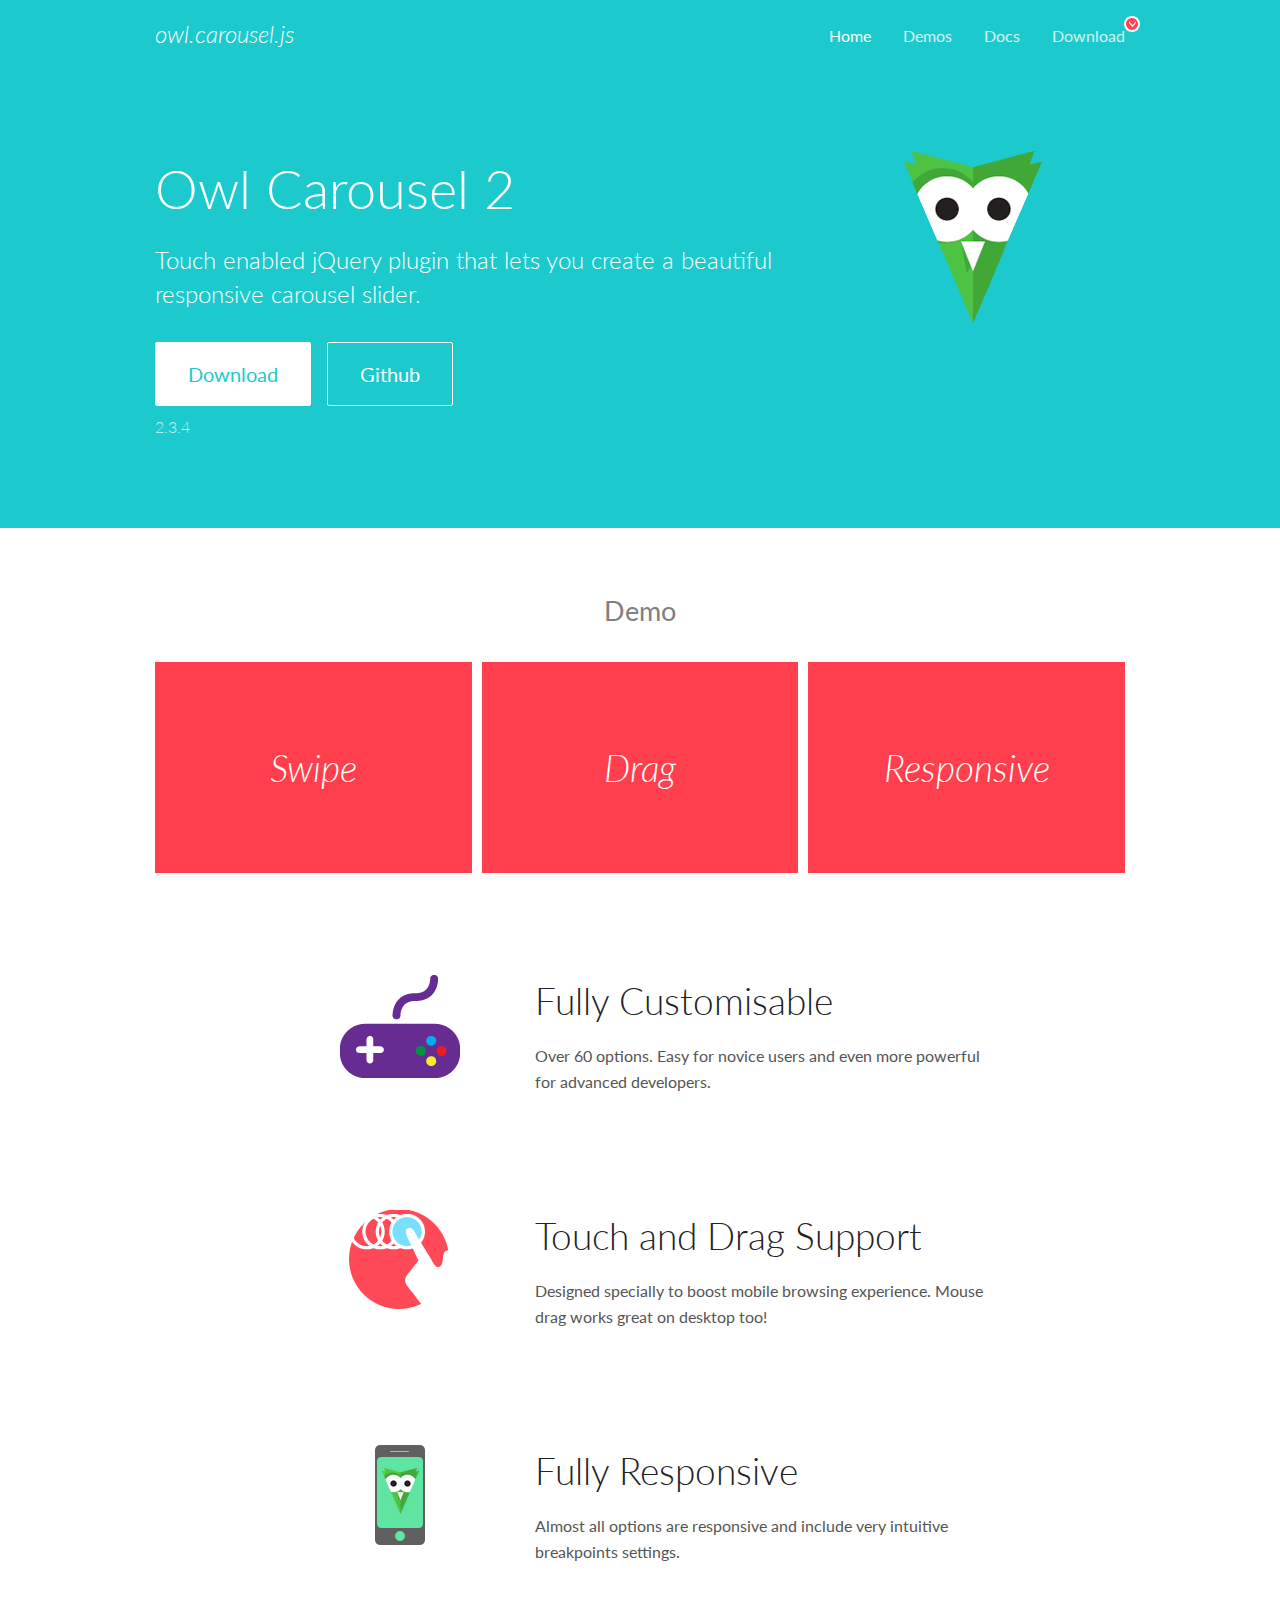
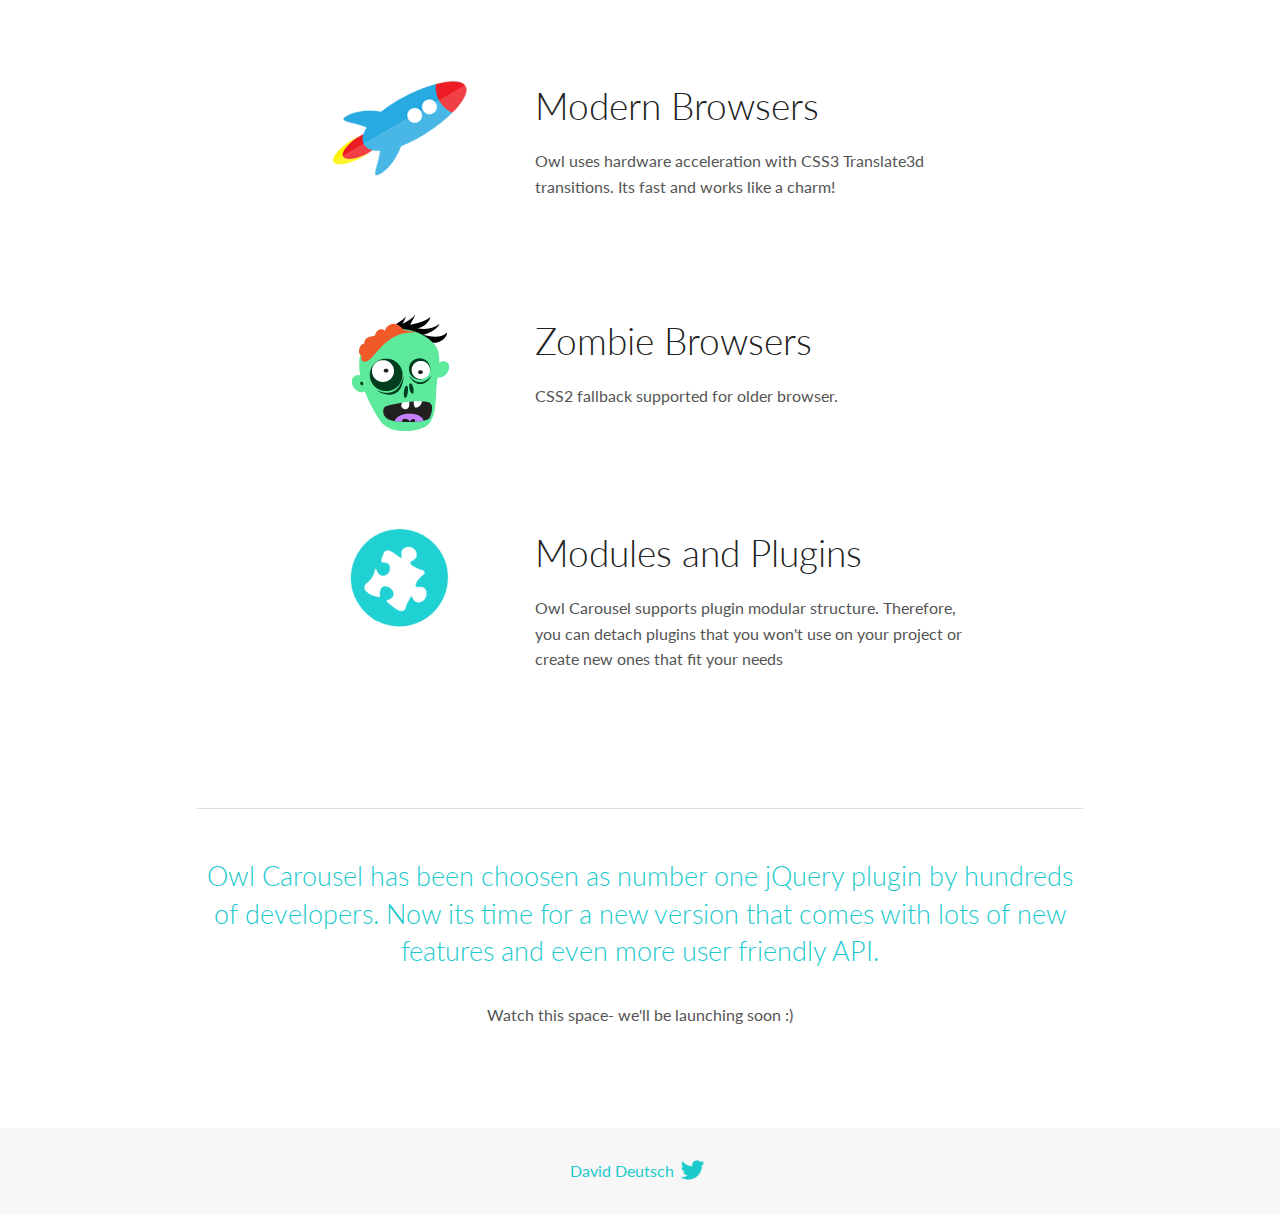
<file: OwlCarousel2-2.3.4/docs/index.html>
<!DOCTYPE html>
<html lang="en">
  <head>

    <!-- head -->
    <meta charset="utf-8">
    <meta name="msapplication-tap-highlight" content="no" />
    <meta name="viewport" content="width=device-width, initial-scale=1.0" />
    <meta name="description" content="Touch enabled jQuery plugin that lets you create beautiful responsive carousel slider.">
    <meta name="author" content="David Deutsch">
    <title>
      Home | Owl Carousel | 2.3.4
    </title>

    <!-- Stylesheets -->
    <link href='https://fonts.googleapis.com/css?family=Lato:300,400,700,400italic,300italic' rel='stylesheet' type='text/css'>
    <link rel="stylesheet" href="assets/css/docs.theme.min.css">

    <!-- Owl Stylesheets -->
    <link rel="stylesheet" href="assets/owlcarousel/assets/owl.carousel.min.css">
    <link rel="stylesheet" href="assets/owlcarousel/assets/owl.theme.default.min.css">

    <!-- HTML5 shim and Respond.js IE8 support of HTML5 elements and media queries -->

    <!--[if lt IE 9]>
      <script src="https://oss.maxcdn.com/libs/html5shiv/3.7.0/html5shiv.js"></script>
      <script src="https://oss.maxcdn.com/libs/respond.js/1.3.0/respond.min.js"></script>
    <![endif]-->

    <!-- Favicons -->
    <link rel="apple-touch-icon-precomposed" sizes="144x144" href="assets/ico/apple-touch-icon-144-precomposed.png">
    <link rel="shortcut icon" href="assets/ico/favicon.png">
    <link rel="shortcut icon" href="favicon.ico">

    <!-- Yeah i know js should not be in header. Its required for demos.-->

    <!-- javascript -->
    <script src="assets/vendors/jquery.min.js"></script>
    <script src="assets/owlcarousel/owl.carousel.js"></script>
  </head>
  <body>

    <!-- header -->
    <header class="header">
      <div class="row">
        <div class="large-12 columns">
          <div class="brand left">
            <h3>
              <a href="/OwlCarousel2/">owl.carousel.js</a> 
            </h3>
          </div>
          <a id="toggle-nav" class="right">
            <span></span> <span></span> <span></span> 
          </a> 
          <div class="nav-bar">
            <ul class="clearfix">
              <li class="active">
                <a href="/OwlCarousel2/index.html">Home</a> 
              </li>
              <li> <a href="/OwlCarousel2/demos/demos.html">Demos</a>  </li>
              <li> <a href="/OwlCarousel2/docs/started-welcome.html">Docs</a>  </li>
              <li>
                <a href="https://github.com/OwlCarousel2/OwlCarousel2/archive/2.3.4.zip">Download</a> 
                <span class="download"></span> 
              </li>
            </ul>
          </div>
        </div>
      </div>
    </header>

    <!-- home panel -->
    <section id="hero">
      <div class="row">
        <div class="large-8 medium-8 columns">
          <h1>Owl Carousel 2</h1>
          <h4>Touch enabled jQuery plugin that lets you create a beautiful responsive carousel slider.</h4>
          <a href="https://github.com/OwlCarousel2/OwlCarousel2/archive/2.3.4.zip" class="hero-button">Download</a> 
          <a href="https://github.com/OwlCarousel2/OwlCarousel2" class="hero-button outline">Github</a> 
          <p>2.3.4</p>
        </div>
        <div class="large-4 medium-4 columns">
          <img class="owl-logo" src="assets/img/owl-logo.png" alt="mr. Owl">
        </div>
      </div>
    </section>

    <!-- body -->
    <div class="home-demo">
      <div class="row">
        <div class="large-12 columns">
          <h3>Demo</h3>
          <div class="owl-carousel">
            <div class="item">
              <h2>Swipe</h2>
            </div>
            <div class="item">
              <h2>Drag</h2>
            </div>
            <div class="item">
              <h2>Responsive</h2>
            </div>
            <div class="item">
              <h2>CSS3</h2>
            </div>
            <div class="item">
              <h2>Fast</h2>
            </div>
            <div class="item">
              <h2>Easy</h2>
            </div>
            <div class="item">
              <h2>Free</h2>
            </div>
            <div class="item">
              <h2>Upgradable</h2>
            </div>
            <div class="item">
              <h2>Tons of options</h2>
            </div>
            <div class="item">
              <h2>Infinity</h2>
            </div>
            <div class="item">
              <h2>Auto Width</h2>
            </div>
          </div>
        </div>
      </div>
    </div>
    <script>
      var owl = $('.owl-carousel');
      owl.owlCarousel({
        margin: 10,
        loop: true,
        responsive: {
          0: {
            items: 1
          },
          600: {
            items: 2
          },
          1000: {
            items: 3
          }
        }
      })
    </script>

    <!-- features -->
    <div id="features">
      <div class="row">
        <div class="small-12 medium-9 small-centered columns">
          <section class="row feature">
            <div class="medium-4 small-12 columns">
              <img src="assets/img/feature-options.png" alt="">
            </div>
            <div class="medium-8 small-12 columns">
              <h2>Fully Customisable</h2>
              <p>Over 60 options. Easy for novice users and even more powerful for advanced developers.</p>
            </div>
          </section>
          <section class="row feature">
            <div class="medium-4 small-12 columns">
              <img src="assets/img/feature-drag.png" alt="">
            </div>
            <div class="medium-8 small-12 columns">
              <h2>Touch and Drag Support</h2>
              <p>Designed specially to boost mobile browsing experience. Mouse drag works great on desktop too!</p>
            </div>
          </section>
          <section class="row feature">
            <div class="medium-4 small-12 columns">
              <img src="assets/img/feature-responsive.png" alt="">
            </div>
            <div class="medium-8 small-12 columns">
              <h2>Fully Responsive</h2>
              <p>Almost all options are responsive and include very intuitive breakpoints settings.</p>
            </div>
          </section>
          <section class="row feature">
            <div class="medium-4 small-12 columns">
              <img src="assets/img/feature-modern.png" alt="">
            </div>
            <div class="medium-8 small-12 columns">
              <h2>Modern Browsers</h2>
              <p>Owl uses hardware acceleration with CSS3 Translate3d transitions. Its fast and works like a charm! </p>
            </div>
          </section>
          <section class="row feature">
            <div class="medium-4 small-12 columns">
              <img src="assets/img/feature-zombie.png" alt="">
            </div>
            <div class="medium-8 small-12 columns">
              <h2>Zombie Browsers</h2>
              <p>CSS2 fallback supported for older browser.</p>
            </div>
          </section>
          <section class="row feature">
            <div class="medium-4 small-12 columns">
              <img src="assets/img/feature-module.png" alt="">
            </div>
            <div class="medium-8 small-12 columns">
              <h2>Modules and Plugins</h2>
              <p>Owl Carousel supports plugin modular structure. Therefore, you can detach plugins that you won&#x27;t use on your project or create new ones that fit your needs</p>
            </div>
          </section>
        </div>
      </div>
    </div>

    <!-- footer -->
    <section id="teaser-text">
      <div class="row">
        <div class="small-12 medium-11 small-centered columns">
          <hr>
          <h3 id="owl-carousel-has-been-choosen-as-number-one-jquery-plugin-by-hundreds-of-developers-now-its-time-for-a-new-version-that-comes-with-lots-of-new-features-and-even-more-user-friendly-api-">Owl Carousel has been choosen as number one jQuery plugin by hundreds of developers. Now its time for a new version that comes with lots of new features and even more user friendly API.</h3>
          <p>Watch this space- we&#39;ll be launching soon :)</p>
        </div>
      </div>
    </section>

    <!-- footer -->
    <footer class="footer">
      <div class="row">
        <div class="large-12 columns">
          <h5>
            <a href="/OwlCarousel2/docs/support-contact.html">David Deutsch</a> 
            <a id="custom-tweet-button" href="https://twitter.com/share?url=https://github.com/OwlCarousel2/OwlCarousel2&text=Owl Carousel - This is so awesome! " target="_blank"></a> 
          </h5>
        </div>
      </div>
    </footer>

    <!-- vendors -->
    <script src="assets/vendors/highlight.js"></script>
    <script src="assets/js/app.js"></script>
  </body>
</html>
</file>
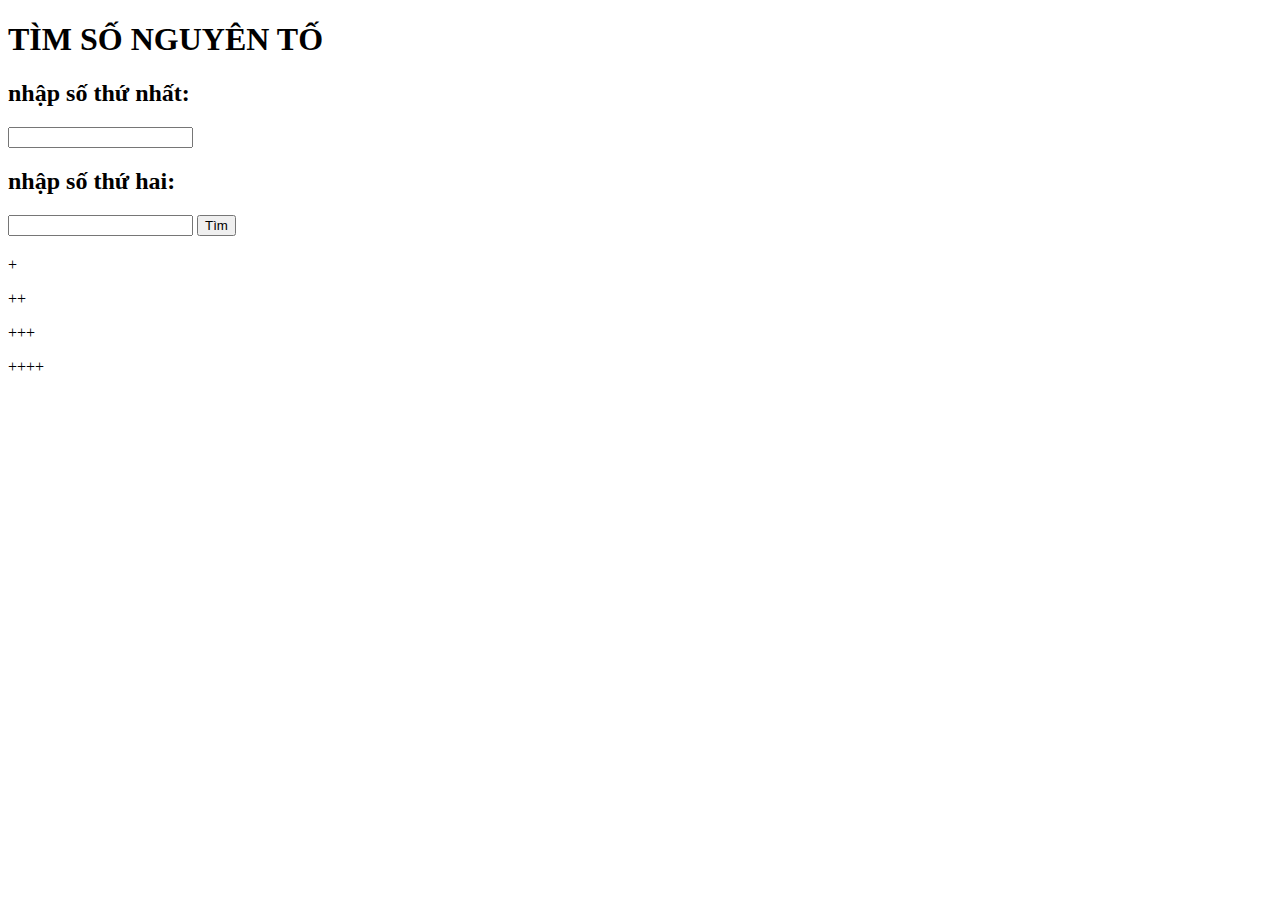
<file: test.html>
<!DOCTYPE html>
<html lang="en">
<head>
    <meta charset="UTF-8">
    <meta http-equiv="X-UA-Compatible" content="IE=edge">
    <meta name="viewport" content="width=device-width, initial-scale=1.0">
    
    <title>Document</title>
</head>
<body>
    <div class="container">
        <h1 id="main-title">TÌM SỐ NGUYÊN TỐ</h1>
        <h2 id="title">nhập số thứ nhất:</h2>
        <input id="number1" type="number">
        <h2 id="title">nhập số thứ hai:</h2>
        <input id="number2" type="number">
        <button id="btn">Tìm</button>
        <h2 id="result"></h2>
    </div>
    <div id="bai2">
    </div>
    <script>
        let button = document.getElementById("btn");
button.addEventListener("click",timSo)
function timSo(){
    let a = Number(document.getElementById("number1").value);
    let b = Number(document.getElementById("number2").value);
    console.log(a , b);
    let ele = document.getElementById("result");
    let result = [];  
    for(i = a; i <= b; i++){
        result.push(i);
        console.log(result);
        for(j = 2; j < i; j++){
            if( i%j === 0){
                const index = result.indexOf(i);
                if (index > -1) {
                  result.splice(index, 1);
                }
            }else{
            continue;
            }
            console.log(result)
        }
    }
console.log(result)
    let kq = 0;
    for(let i = 0; i < result.length; i ++){
        kq += Number(result[i]);
    }
    console.log(typeof(kq))
    ele.innerHTML = `tổng các số nguyên tố từ ${a} tới ${b} là ${kq} `;
}

function numberOneTriangle(number){
    let text = "";
    for(let i = 0;i < number;i++){
        let ele = document.getElementById("bai2");
        text += "+";
        ele.innerHTML += `<p class="sao">${text}</p>`
    }
}

numberOneTriangle(4);
    </script>
</body>
</html>
</file>
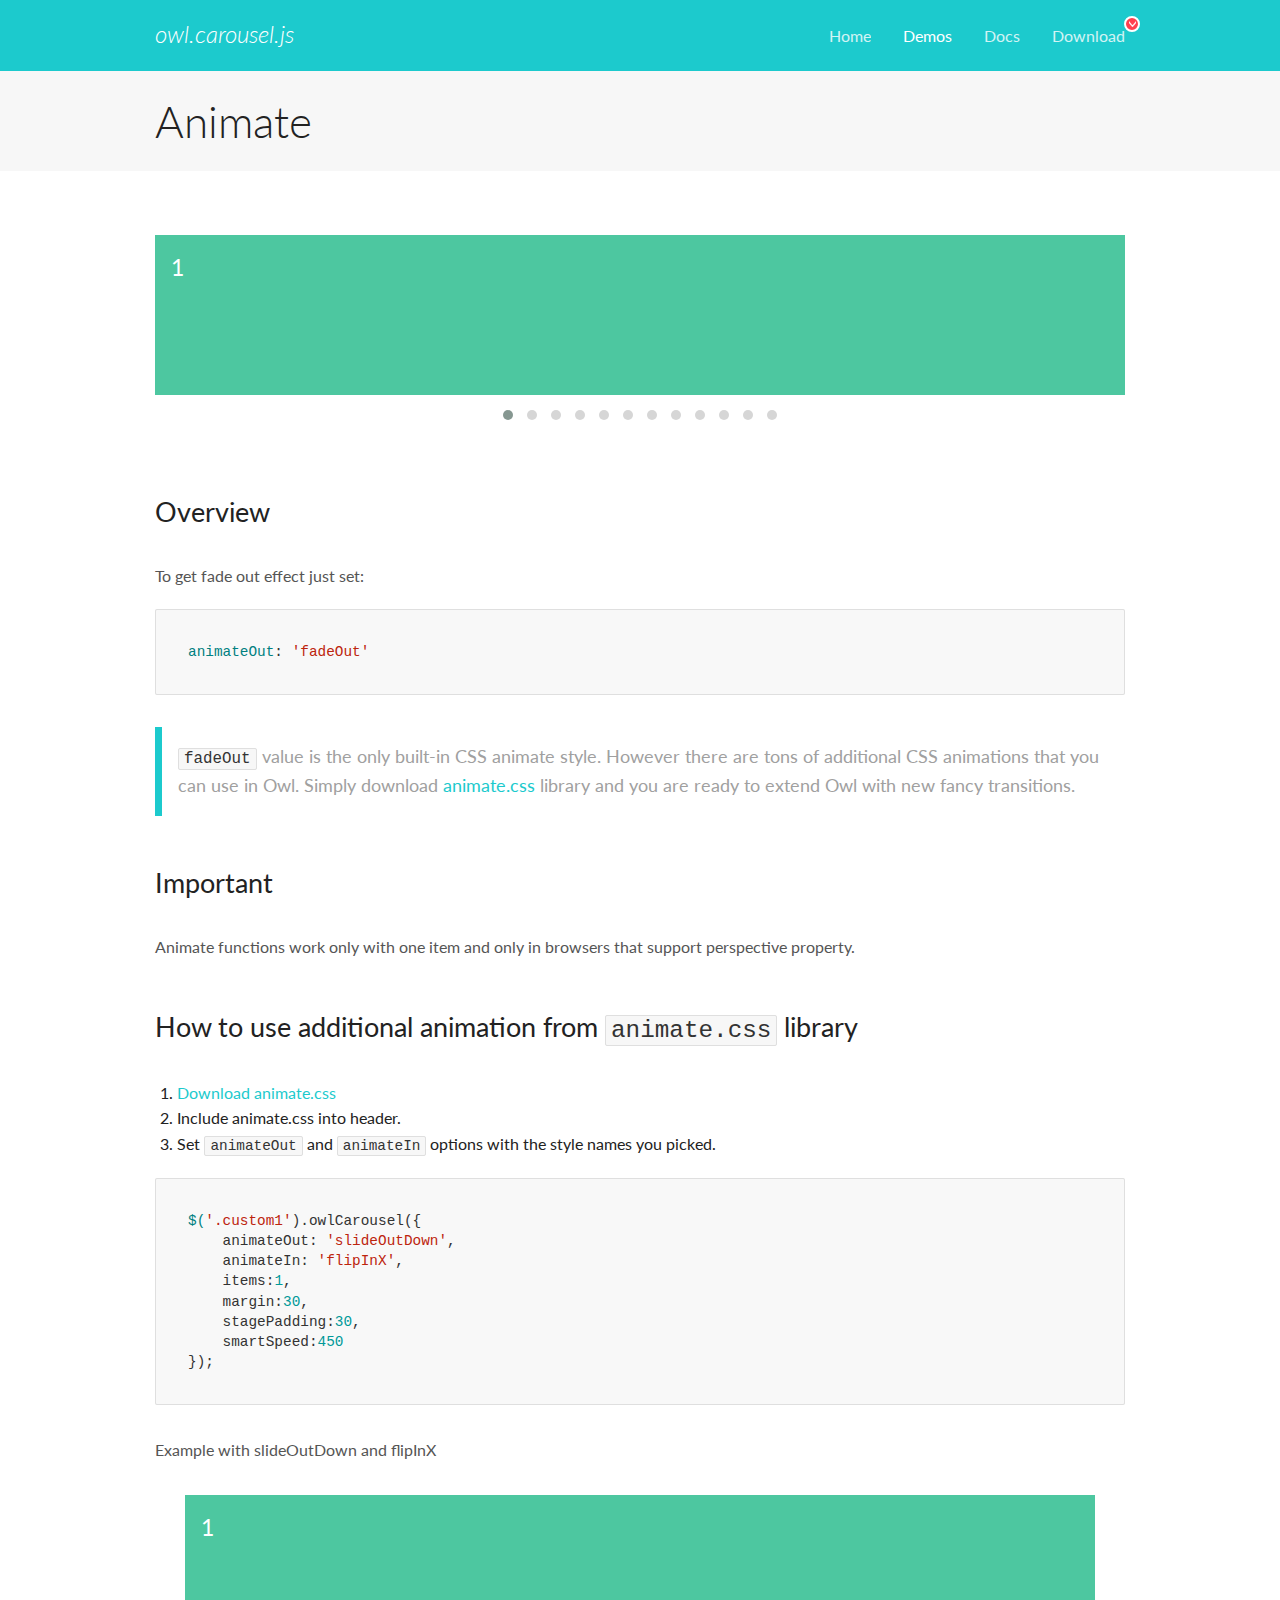
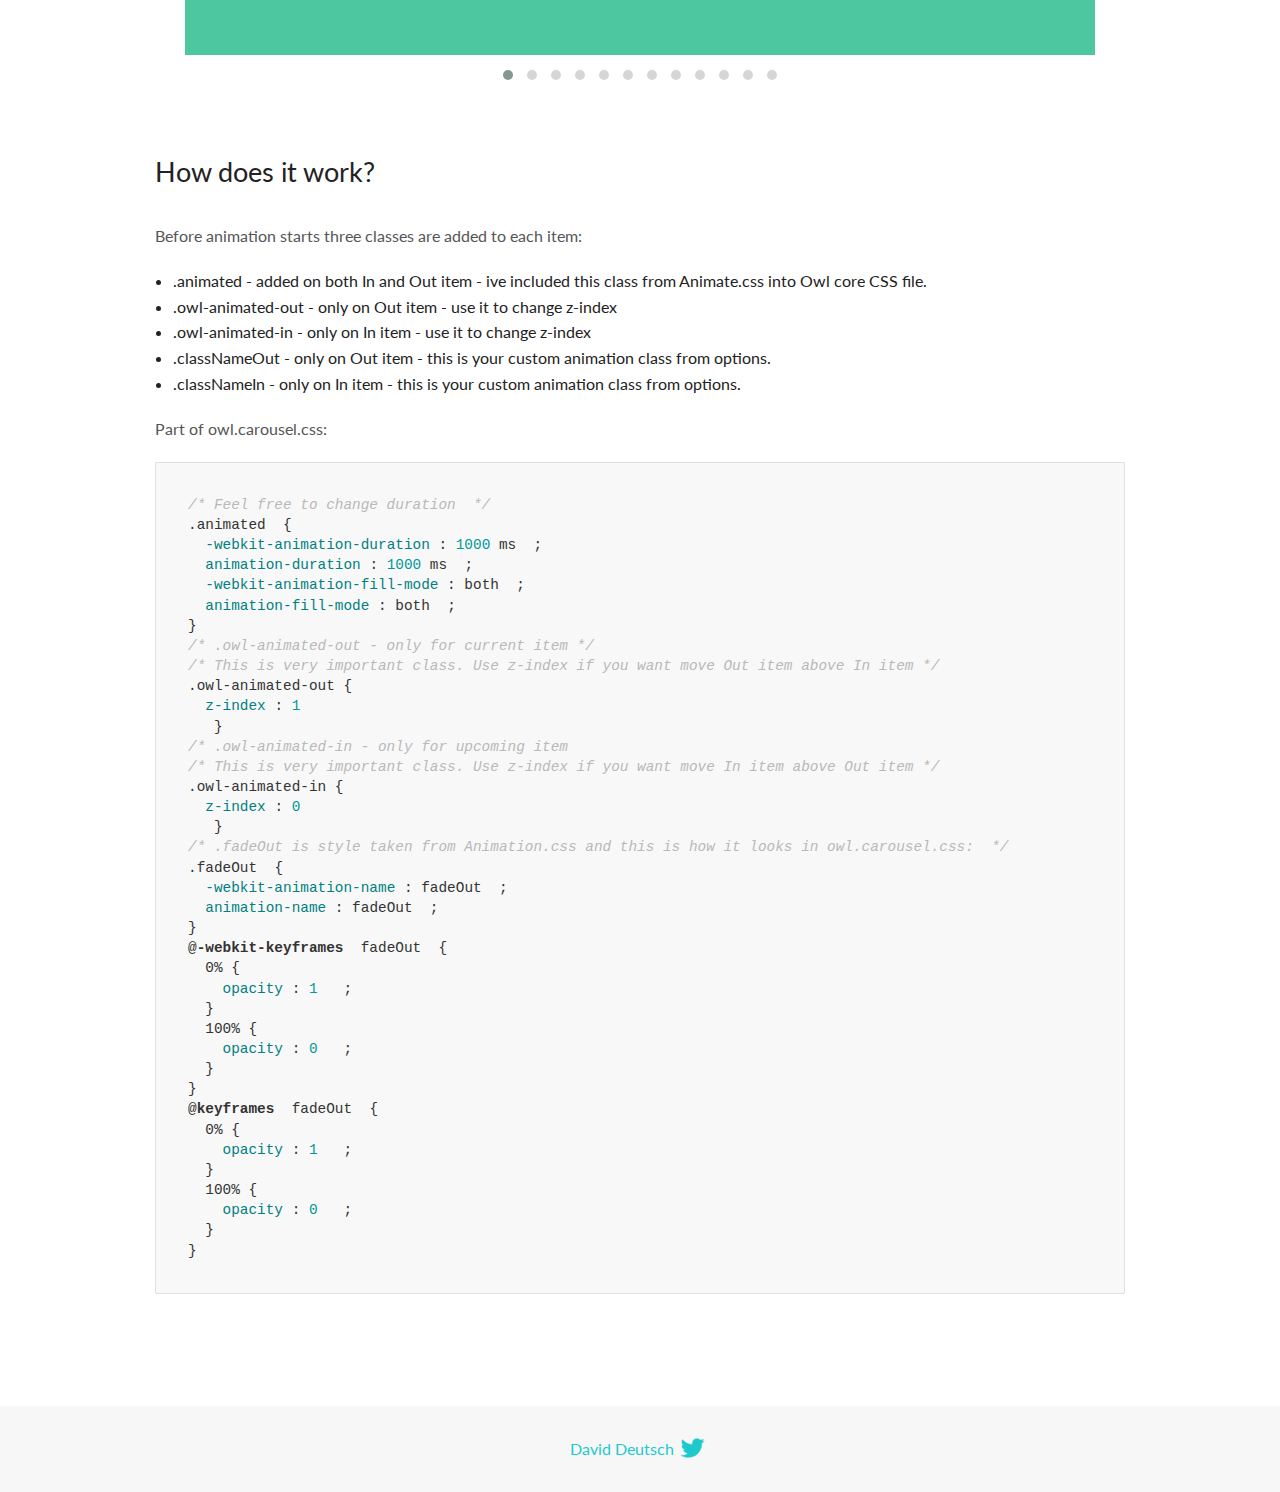
<file: OwlCarousel2-2.3.4/docs/demos/animate.html>
<!DOCTYPE html>
<html lang="en">
  <head>

    <!-- head -->
    <meta charset="utf-8">
    <meta name="msapplication-tap-highlight" content="no" />
    <meta name="viewport" content="width=device-width, initial-scale=1.0" />
    <meta name="description" content="Animate carousel">
    <meta name="author" content="David Deutsch">
    <title>
      Animate Demo | Owl Carousel | 2.3.4
    </title>

    <!-- Stylesheets -->
    <link href='https://fonts.googleapis.com/css?family=Lato:300,400,700,400italic,300italic' rel='stylesheet' type='text/css'>
    <link rel="stylesheet" href="../assets/css/docs.theme.min.css">

    <!-- Owl Stylesheets -->
    <link rel="stylesheet" href="../assets/owlcarousel/assets/owl.carousel.min.css">
    <link rel="stylesheet" href="../assets/owlcarousel/assets/owl.theme.default.min.css">

    <!-- HTML5 shim and Respond.js IE8 support of HTML5 elements and media queries -->

    <!--[if lt IE 9]>
      <script src="https://oss.maxcdn.com/libs/html5shiv/3.7.0/html5shiv.js"></script>
      <script src="https://oss.maxcdn.com/libs/respond.js/1.3.0/respond.min.js"></script>
    <![endif]-->

    <!-- Favicons -->
    <link rel="apple-touch-icon-precomposed" sizes="144x144" href="../assets/ico/apple-touch-icon-144-precomposed.png">
    <link rel="shortcut icon" href="../assets/ico/favicon.png">
    <link rel="shortcut icon" href="favicon.ico">

    <!-- Yeah i know js should not be in header. Its required for demos.-->

    <!-- javascript -->
    <script src="../assets/vendors/jquery.min.js"></script>
    <script src="../assets/owlcarousel/owl.carousel.js"></script>
  </head>
  <body>

    <!-- header -->
    <header class="header">
      <div class="row">
        <div class="large-12 columns">
          <div class="brand left">
            <h3>
              <a href="/OwlCarousel2/">owl.carousel.js</a> 
            </h3>
          </div>
          <a id="toggle-nav" class="right">
            <span></span> <span></span> <span></span> 
          </a> 
          <div class="nav-bar">
            <ul class="clearfix">
              <li> <a href="/OwlCarousel2/index.html">Home</a>  </li>
              <li class="active">
                <a href="/OwlCarousel2/demos/demos.html">Demos</a> 
              </li>
              <li> <a href="/OwlCarousel2/docs/started-welcome.html">Docs</a>  </li>
              <li>
                <a href="https://github.com/OwlCarousel2/OwlCarousel2/archive/2.3.4.zip">Download</a> 
                <span class="download"></span> 
              </li>
            </ul>
          </div>
        </div>
      </div>
    </header>

    <!-- title -->
    <section class="title">
      <div class="row">
        <div class="large-12 columns">
          <h1>Animate</h1>
        </div>
      </div>
    </section>

    <!--  Demos -->
    <section id="demos">
      <div class="row">
        <div class="large-12 columns">
          <div class="fadeOut owl-carousel owl-theme">
            <div class="item">
              <h4>1</h4>
            </div>
            <div class="item">
              <h4>2</h4>
            </div>
            <div class="item">
              <h4>3</h4>
            </div>
            <div class="item">
              <h4>4</h4>
            </div>
            <div class="item">
              <h4>5</h4>
            </div>
            <div class="item">
              <h4>6</h4>
            </div>
            <div class="item">
              <h4>7</h4>
            </div>
            <div class="item">
              <h4>8</h4>
            </div>
            <div class="item">
              <h4>9</h4>
            </div>
            <div class="item">
              <h4>10</h4>
            </div>
            <div class="item">
              <h4>11</h4>
            </div>
            <div class="item">
              <h4>12</h4>
            </div>
          </div>
          <h3 id="overview">Overview</h3>
          <p>To get fade out effect just set:</p>
          <pre><code>animateOut: &#39;fadeOut&#39;</code></pre>
          <blockquote>
            <p><code>fadeOut</code> value is the only built-in CSS animate style. However there are tons of additional CSS animations that you can use in Owl. Simply download
              <a href="https://daneden.github.io/animate.css/">animate.css</a>  library and you are ready to extend Owl with new fancy transitions.</p>
          </blockquote>
          <h3 id="important">Important</h3>
          <p>Animate functions work only with one item and only in browsers that support perspective property.</p>
          <h3 id="how-to-use-additional-animation-from-animate-css-library">How to use additional animation from <code>animate.css</code> library</h3>
          <ol>
            <li> <a href="https://daneden.github.io/animate.css/">Download animate.css</a>  </li>
            <li>Include animate.css into header.</li>
            <li>Set <code>animateOut</code> and <code>animateIn</code> options with the style names you picked.</li>
          </ol>
          <pre><code>$(&#39;.custom1&#39;).owlCarousel({
    animateOut: &#39;slideOutDown&#39;,
    animateIn: &#39;flipInX&#39;,
    items:1,
    margin:30,
    stagePadding:30,
    smartSpeed:450
});</code></pre>
          <p>Example with slideOutDown and flipInX</p>
          <div class="custom1 owl-carousel owl-theme">
            <div class="item">
              <h4>1</h4>
            </div>
            <div class="item">
              <h4>2</h4>
            </div>
            <div class="item">
              <h4>3</h4>
            </div>
            <div class="item">
              <h4>4</h4>
            </div>
            <div class="item">
              <h4>5</h4>
            </div>
            <div class="item">
              <h4>6</h4>
            </div>
            <div class="item">
              <h4>7</h4>
            </div>
            <div class="item">
              <h4>8</h4>
            </div>
            <div class="item">
              <h4>9</h4>
            </div>
            <div class="item">
              <h4>10</h4>
            </div>
            <div class="item">
              <h4>11</h4>
            </div>
            <div class="item">
              <h4>12</h4>
            </div>
          </div>
          <h3 id="how-does-it-work-">How does it work?</h3>
          <p>Before animation starts three classes are added to each item:</p>
          <ul>
            <li>.animated - added on both In and Out item - ive included this class from Animate.css into Owl core CSS file.</li>
            <li>.owl-animated-out - only on Out item - use it to change z-index</li>
            <li>.owl-animated-in - only on In item - use it to change z-index</li>
            <li>.classNameOut - only on Out item - this is your custom animation class from options.</li>
            <li>.classNameIn - only on In item - this is your custom animation class from options.</li>
          </ul>
          <p>Part of owl.carousel.css:</p>
          <pre><code class="language-css"><span class="comment">/* Feel free to change duration  */</span> 
<span class="class">.animated</span>  <span class="rules">{
  <span class="rule"><span class="attribute">-webkit-animation-duration</span> :<span class="value"> <span class="number">1000</span> ms</span> </span> ;
  <span class="rule"><span class="attribute">animation-duration</span> :<span class="value"> <span class="number">1000</span> ms</span> </span> ;
  <span class="rule"><span class="attribute">-webkit-animation-fill-mode</span> :<span class="value"> both</span> </span> ;
  <span class="rule"><span class="attribute">animation-fill-mode</span> :<span class="value"> both</span> </span> ;
<span class="rule">}</span> </span> 
<span class="comment">/* .owl-animated-out - only for current item */</span> 
<span class="comment">/* This is very important class. Use z-index if you want move Out item above In item */</span> 
<span class="class">.owl-animated-out</span> <span class="rules">{
  <span class="rule"><span class="attribute">z-index</span> :<span class="value"> <span class="number">1</span> 
</span> </span> </span> }
<span class="comment">/* .owl-animated-in - only for upcoming item
/* This is very important class. Use z-index if you want move In item above Out item */</span> 
<span class="class">.owl-animated-in</span> <span class="rules">{
  <span class="rule"><span class="attribute">z-index</span> :<span class="value"> <span class="number">0</span> 
</span> </span> </span> }
<span class="comment">/* .fadeOut is style taken from Animation.css and this is how it looks in owl.carousel.css:  */</span> 
<span class="class">.fadeOut</span>  <span class="rules">{
  <span class="rule"><span class="attribute">-webkit-animation-name</span> :<span class="value"> fadeOut</span> </span> ;
  <span class="rule"><span class="attribute">animation-name</span> :<span class="value"> fadeOut</span> </span> ;
<span class="rule">}</span> </span> 
<span class="at_rule">@<span class="keyword">-webkit-keyframes</span>  fadeOut </span> {
  0% <span class="rules">{
    <span class="rule"><span class="attribute">opacity</span> :<span class="value"> <span class="number">1</span> </span> </span> ;
  <span class="rule">}</span> </span> 
  100% <span class="rules">{
    <span class="rule"><span class="attribute">opacity</span> :<span class="value"> <span class="number">0</span> </span> </span> ;
  <span class="rule">}</span> </span> 
}
<span class="at_rule">@<span class="keyword">keyframes</span>  fadeOut </span> {
  0% <span class="rules">{
    <span class="rule"><span class="attribute">opacity</span> :<span class="value"> <span class="number">1</span> </span> </span> ;
  <span class="rule">}</span> </span> 
  100% <span class="rules">{
    <span class="rule"><span class="attribute">opacity</span> :<span class="value"> <span class="number">0</span> </span> </span> ;
  <span class="rule">}</span> </span> 
}</code></pre>
          <link rel="stylesheet" href="../assets/css/animate.css">
          <script>
            jQuery(document).ready(function($) {
              $('.fadeOut').owlCarousel({
                items: 1,
                animateOut: 'fadeOut',
                loop: true,
                margin: 10,
              });
              $('.custom1').owlCarousel({
                animateOut: 'slideOutDown',
                animateIn: 'flipInX',
                items: 1,
                margin: 30,
                stagePadding: 30,
                smartSpeed: 450
              });
            });
          </script>
        </div>
      </div>
    </section>

    <!-- footer -->
    <footer class="footer">
      <div class="row">
        <div class="large-12 columns">
          <h5>
            <a href="/OwlCarousel2/docs/support-contact.html">David Deutsch</a> 
            <a id="custom-tweet-button" href="https://twitter.com/share?url=https://github.com/OwlCarousel2/OwlCarousel2&text=Owl Carousel - This is so awesome! " target="_blank"></a> 
          </h5>
        </div>
      </div>
    </footer>

    <!-- vendors -->
    <script src="../assets/vendors/highlight.js"></script>
    <script src="../assets/js/app.js"></script>
  </body>
</html>
</file>
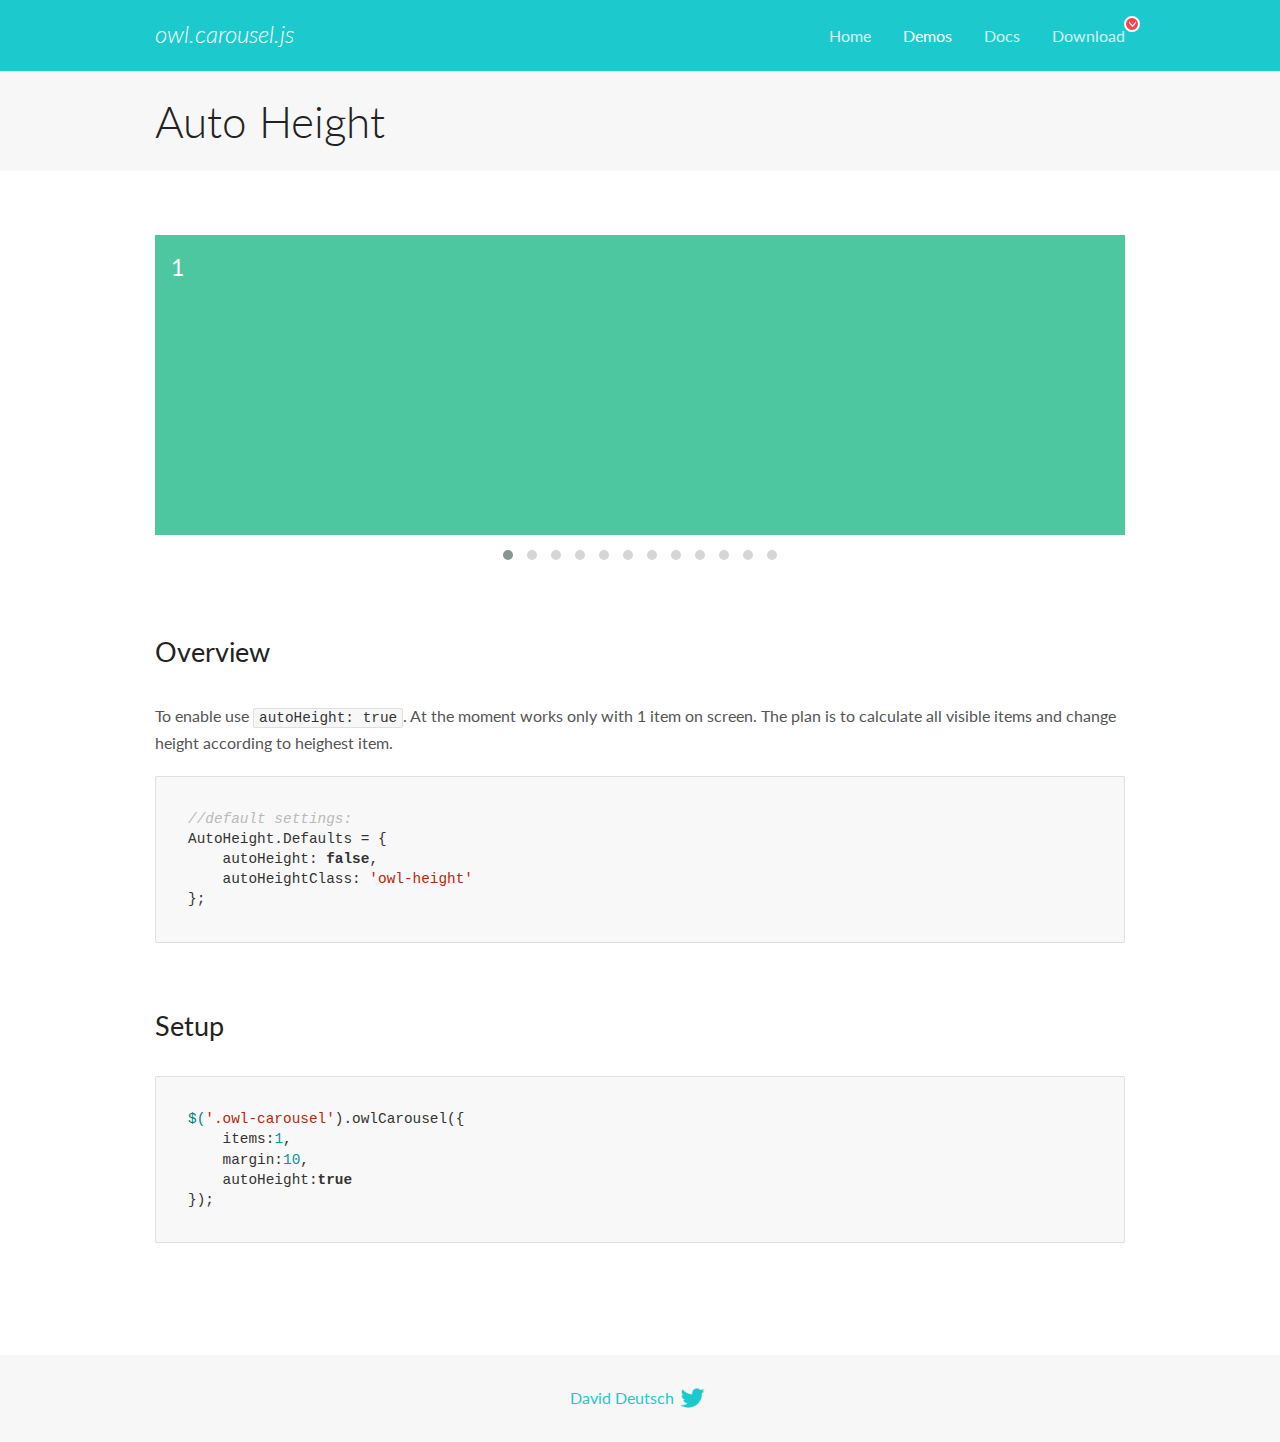
<file: OwlCarousel2-2.3.4/docs/demos/autoheight.html>
<!DOCTYPE html>
<html lang="en">
  <head>

    <!-- head -->
    <meta charset="utf-8">
    <meta name="msapplication-tap-highlight" content="no" />
    <meta name="viewport" content="width=device-width, initial-scale=1.0" />
    <meta name="description" content="autoHeight usage demo">
    <meta name="author" content="David Deutsch">
    <title>
      Auto Height Demo | Owl Carousel | 2.3.4
    </title>

    <!-- Stylesheets -->
    <link href='https://fonts.googleapis.com/css?family=Lato:300,400,700,400italic,300italic' rel='stylesheet' type='text/css'>
    <link rel="stylesheet" href="../assets/css/docs.theme.min.css">

    <!-- Owl Stylesheets -->
    <link rel="stylesheet" href="../assets/owlcarousel/assets/owl.carousel.min.css">
    <link rel="stylesheet" href="../assets/owlcarousel/assets/owl.theme.default.min.css">

    <!-- HTML5 shim and Respond.js IE8 support of HTML5 elements and media queries -->

    <!--[if lt IE 9]>
      <script src="https://oss.maxcdn.com/libs/html5shiv/3.7.0/html5shiv.js"></script>
      <script src="https://oss.maxcdn.com/libs/respond.js/1.3.0/respond.min.js"></script>
    <![endif]-->

    <!-- Favicons -->
    <link rel="apple-touch-icon-precomposed" sizes="144x144" href="../assets/ico/apple-touch-icon-144-precomposed.png">
    <link rel="shortcut icon" href="../assets/ico/favicon.png">
    <link rel="shortcut icon" href="favicon.ico">

    <!-- Yeah i know js should not be in header. Its required for demos.-->

    <!-- javascript -->
    <script src="../assets/vendors/jquery.min.js"></script>
    <script src="../assets/owlcarousel/owl.carousel.js"></script>
  </head>
  <body>

    <!-- header -->
    <header class="header">
      <div class="row">
        <div class="large-12 columns">
          <div class="brand left">
            <h3>
              <a href="/OwlCarousel2/">owl.carousel.js</a> 
            </h3>
          </div>
          <a id="toggle-nav" class="right">
            <span></span> <span></span> <span></span> 
          </a> 
          <div class="nav-bar">
            <ul class="clearfix">
              <li> <a href="/OwlCarousel2/index.html">Home</a>  </li>
              <li class="active">
                <a href="/OwlCarousel2/demos/demos.html">Demos</a> 
              </li>
              <li> <a href="/OwlCarousel2/docs/started-welcome.html">Docs</a>  </li>
              <li>
                <a href="https://github.com/OwlCarousel2/OwlCarousel2/archive/2.3.4.zip">Download</a> 
                <span class="download"></span> 
              </li>
            </ul>
          </div>
        </div>
      </div>
    </header>

    <!-- title -->
    <section class="title">
      <div class="row">
        <div class="large-12 columns">
          <h1>Auto Height</h1>
        </div>
      </div>
    </section>

    <!--  Demos -->
    <section id="demos">
      <div class="row">
        <div class="large-12 columns">
          <div class="owl-carousel owl-theme">
            <div class="item" style="height:300px">
              <h4>1</h4>
            </div>
            <div class="item" style="height:100px">
              <h4>2</h4>
            </div>
            <div class="item" style="height:500px">
              <h4>3</h4>
            </div>
            <div class="item" style="height:250px">
              <h4>4</h4>
            </div>
            <div class="item" style="height:400px">
              <h4>5</h4>
            </div>
            <div class="item" style="height:500px">
              <h4>6</h4>
            </div>
            <div class="item" style="height:600px">
              <h4>7</h4>
            </div>
            <div class="item" style="height:400px">
              <h4>8</h4>
            </div>
            <div class="item" style="height:300px">
              <h4>9</h4>
            </div>
            <div class="item" style="height:350px">
              <h4>10</h4>
            </div>
            <div class="item" style="height:200px">
              <h4>11</h4>
            </div>
            <div class="item" style="height:150px">
              <h4>12</h4>
            </div>
          </div>
          <h3 id="overview">Overview</h3>
          <p>To enable use <code>autoHeight: true</code>. At the moment works only with 1 item on screen. The plan is to calculate all visible items and change height according to heighest item.</p>
          <pre><code>//default settings:
AutoHeight.Defaults = {
    autoHeight: false,
    autoHeightClass: &#39;owl-height&#39;
};</code></pre>
          <h3 id="setup">Setup</h3>
          <pre><code>$(&#39;.owl-carousel&#39;).owlCarousel({
    items:1,
    margin:10,
    autoHeight:true
});</code></pre>
          <script>
            $(document).ready(function() {
              $('.owl-carousel').owlCarousel({
                items: 1,
                margin: 10,
                autoHeight: true
              });
            })
          </script>
        </div>
      </div>
    </section>

    <!-- footer -->
    <footer class="footer">
      <div class="row">
        <div class="large-12 columns">
          <h5>
            <a href="/OwlCarousel2/docs/support-contact.html">David Deutsch</a> 
            <a id="custom-tweet-button" href="https://twitter.com/share?url=https://github.com/OwlCarousel2/OwlCarousel2&text=Owl Carousel - This is so awesome! " target="_blank"></a> 
          </h5>
        </div>
      </div>
    </footer>

    <!-- vendors -->
    <script src="../assets/vendors/highlight.js"></script>
    <script src="../assets/js/app.js"></script>
  </body>
</html>
</file>
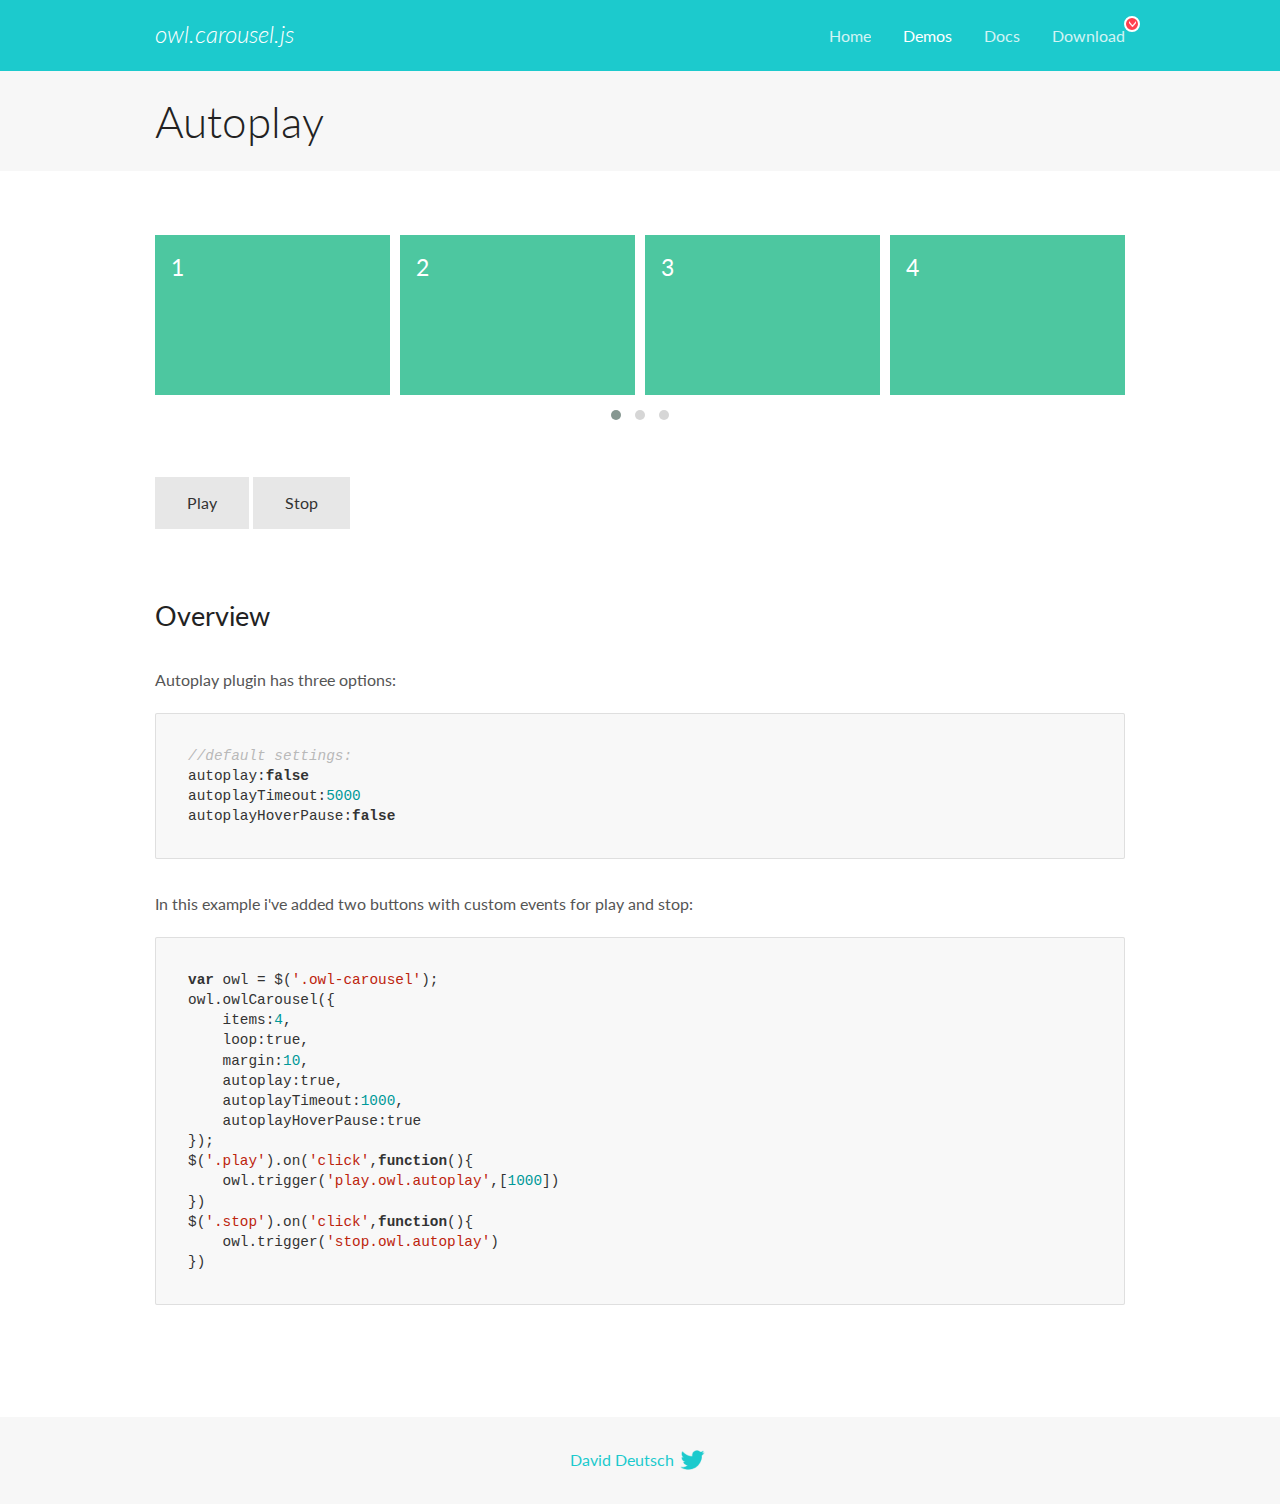
<file: OwlCarousel2-2.3.4/docs/demos/autoplay.html>
<!DOCTYPE html>
<html lang="en">
  <head>

    <!-- head -->
    <meta charset="utf-8">
    <meta name="msapplication-tap-highlight" content="no" />
    <meta name="viewport" content="width=device-width, initial-scale=1.0" />
    <meta name="description" content="Autoplay usage demo">
    <meta name="author" content="David Deutsch">
    <title>
      Autoplay Demo | Owl Carousel | 2.3.4
    </title>

    <!-- Stylesheets -->
    <link href='https://fonts.googleapis.com/css?family=Lato:300,400,700,400italic,300italic' rel='stylesheet' type='text/css'>
    <link rel="stylesheet" href="../assets/css/docs.theme.min.css">

    <!-- Owl Stylesheets -->
    <link rel="stylesheet" href="../assets/owlcarousel/assets/owl.carousel.min.css">
    <link rel="stylesheet" href="../assets/owlcarousel/assets/owl.theme.default.min.css">

    <!-- HTML5 shim and Respond.js IE8 support of HTML5 elements and media queries -->

    <!--[if lt IE 9]>
      <script src="https://oss.maxcdn.com/libs/html5shiv/3.7.0/html5shiv.js"></script>
      <script src="https://oss.maxcdn.com/libs/respond.js/1.3.0/respond.min.js"></script>
    <![endif]-->

    <!-- Favicons -->
    <link rel="apple-touch-icon-precomposed" sizes="144x144" href="../assets/ico/apple-touch-icon-144-precomposed.png">
    <link rel="shortcut icon" href="../assets/ico/favicon.png">
    <link rel="shortcut icon" href="favicon.ico">

    <!-- Yeah i know js should not be in header. Its required for demos.-->

    <!-- javascript -->
    <script src="../assets/vendors/jquery.min.js"></script>
    <script src="../assets/owlcarousel/owl.carousel.js"></script>
  </head>
  <body>

    <!-- header -->
    <header class="header">
      <div class="row">
        <div class="large-12 columns">
          <div class="brand left">
            <h3>
              <a href="/OwlCarousel2/">owl.carousel.js</a> 
            </h3>
          </div>
          <a id="toggle-nav" class="right">
            <span></span> <span></span> <span></span> 
          </a> 
          <div class="nav-bar">
            <ul class="clearfix">
              <li> <a href="/OwlCarousel2/index.html">Home</a>  </li>
              <li class="active">
                <a href="/OwlCarousel2/demos/demos.html">Demos</a> 
              </li>
              <li> <a href="/OwlCarousel2/docs/started-welcome.html">Docs</a>  </li>
              <li>
                <a href="https://github.com/OwlCarousel2/OwlCarousel2/archive/2.3.4.zip">Download</a> 
                <span class="download"></span> 
              </li>
            </ul>
          </div>
        </div>
      </div>
    </header>

    <!-- title -->
    <section class="title">
      <div class="row">
        <div class="large-12 columns">
          <h1>Autoplay</h1>
        </div>
      </div>
    </section>

    <!--  Demos -->
    <section id="demos">
      <div class="row">
        <div class="large-12 columns">
          <div class="owl-carousel owl-theme">
            <div class="item">
              <h4>1</h4>
            </div>
            <div class="item">
              <h4>2</h4>
            </div>
            <div class="item">
              <h4>3</h4>
            </div>
            <div class="item">
              <h4>4</h4>
            </div>
            <div class="item">
              <h4>5</h4>
            </div>
            <div class="item">
              <h4>6</h4>
            </div>
            <div class="item">
              <h4>7</h4>
            </div>
            <div class="item">
              <h4>8</h4>
            </div>
            <div class="item">
              <h4>9</h4>
            </div>
            <div class="item">
              <h4>10</h4>
            </div>
            <div class="item">
              <h4>11</h4>
            </div>
            <div class="item">
              <h4>12</h4>
            </div>
          </div>
          <a class="button secondary play">Play</a> 
          <a class="button secondary stop">Stop</a> 
          <h3 id="overview">Overview</h3>
          <p>Autoplay plugin has three options:</p>
          <pre><code>//default settings:
autoplay:false
autoplayTimeout:5000
autoplayHoverPause:false</code></pre>
          <p>In this example i&#39;ve added two buttons with custom events for play and stop:</p>
          <pre><code>var owl = $(&#39;.owl-carousel&#39;);
owl.owlCarousel({
    items:4,
    loop:true,
    margin:10,
    autoplay:true,
    autoplayTimeout:1000,
    autoplayHoverPause:true
});
$(&#39;.play&#39;).on(&#39;click&#39;,function(){
    owl.trigger(&#39;play.owl.autoplay&#39;,[1000])
})
$(&#39;.stop&#39;).on(&#39;click&#39;,function(){
    owl.trigger(&#39;stop.owl.autoplay&#39;)
})</code></pre>
          <script>
            $(document).ready(function() {
              var owl = $('.owl-carousel');
              owl.owlCarousel({
                items: 4,
                loop: true,
                margin: 10,
                autoplay: true,
                autoplayTimeout: 1000,
                autoplayHoverPause: true
              });
              $('.play').on('click', function() {
                owl.trigger('play.owl.autoplay', [1000])
              })
              $('.stop').on('click', function() {
                owl.trigger('stop.owl.autoplay')
              })
            })
          </script>
        </div>
      </div>
    </section>

    <!-- footer -->
    <footer class="footer">
      <div class="row">
        <div class="large-12 columns">
          <h5>
            <a href="/OwlCarousel2/docs/support-contact.html">David Deutsch</a> 
            <a id="custom-tweet-button" href="https://twitter.com/share?url=https://github.com/OwlCarousel2/OwlCarousel2&text=Owl Carousel - This is so awesome! " target="_blank"></a> 
          </h5>
        </div>
      </div>
    </footer>

    <!-- vendors -->
    <script src="../assets/vendors/highlight.js"></script>
    <script src="../assets/js/app.js"></script>
  </body>
</html>
</file>
